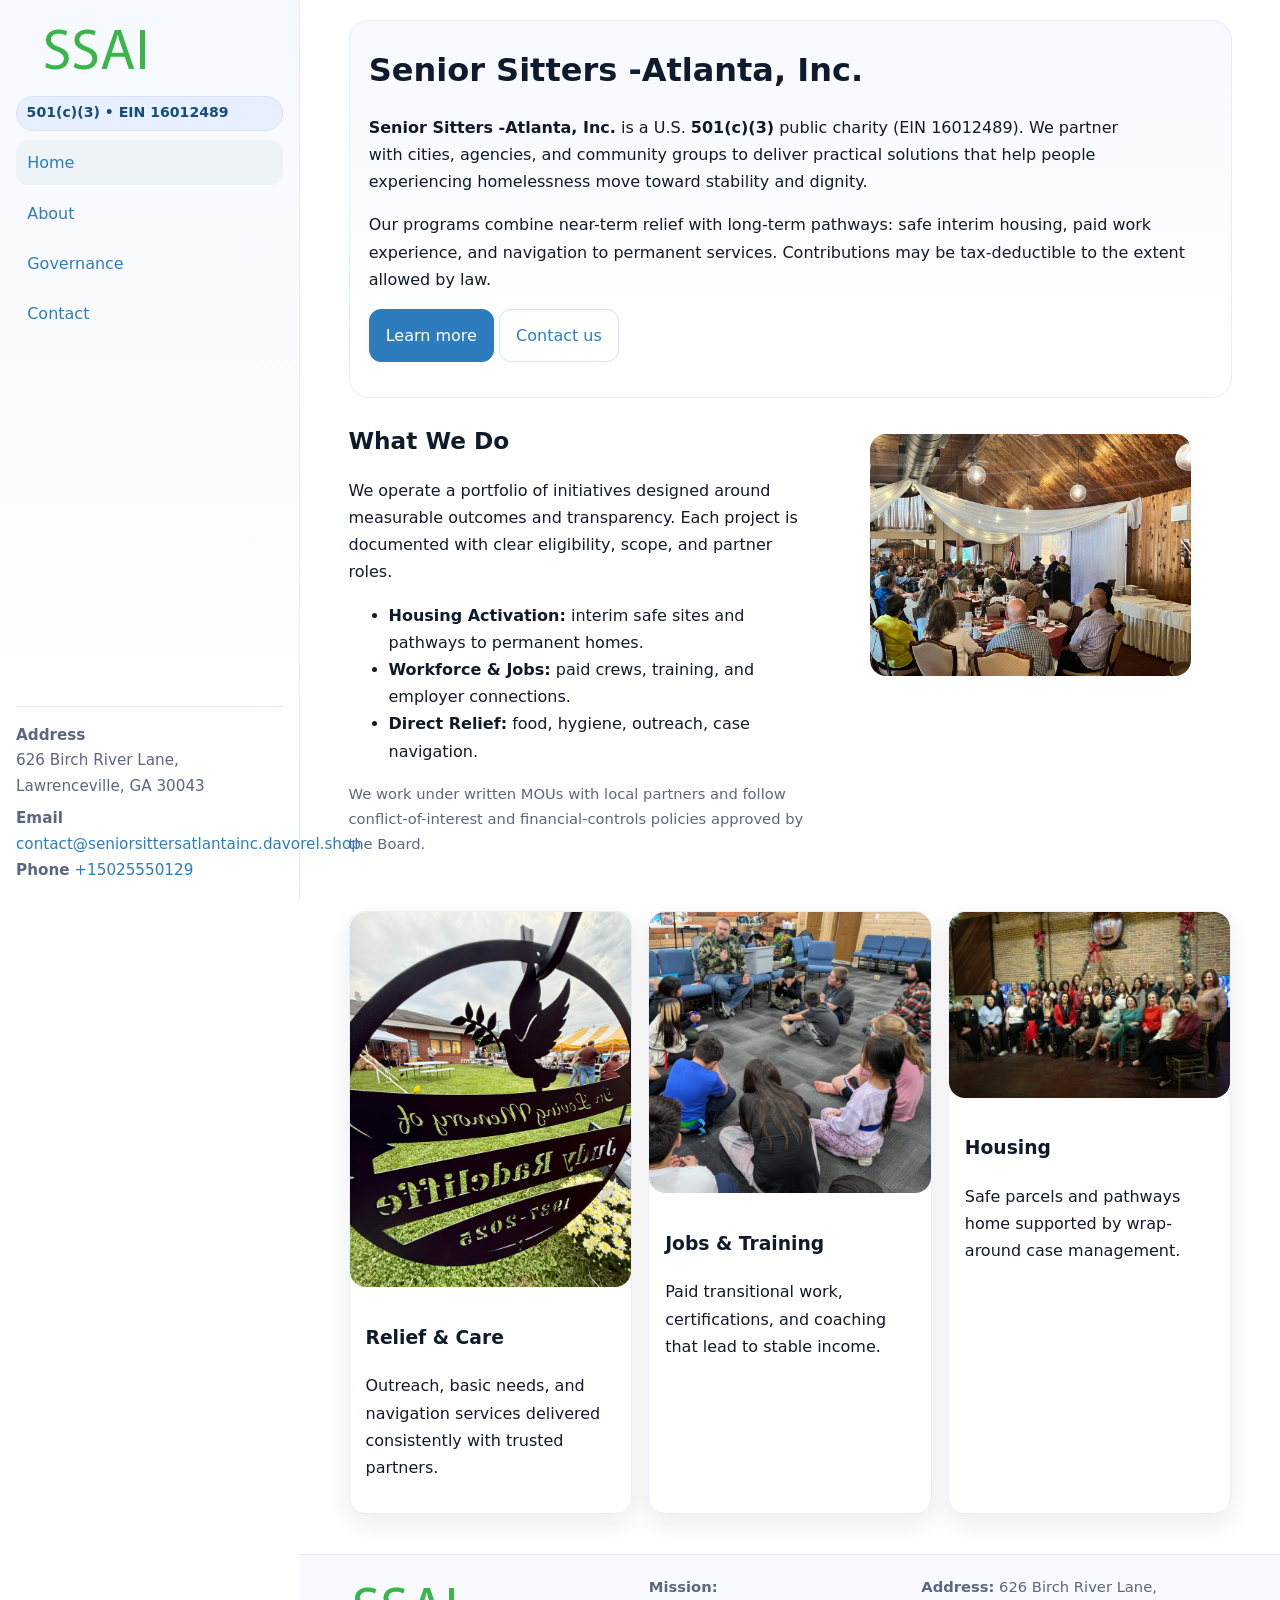
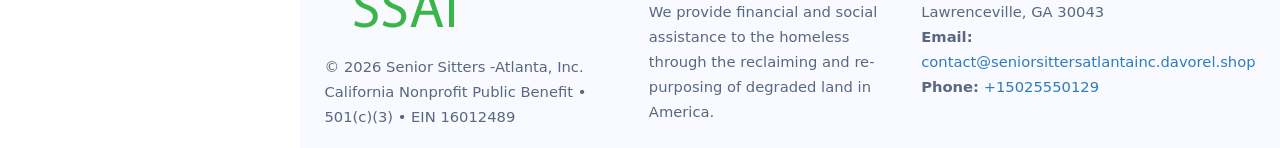
<file: index.html>
<!doctype html>
<html lang="en">
<head>
<meta charset="utf-8"/>
<meta name="viewport" content="width=device-width,initial-scale=1"/>
<title>Senior Sitters -Atlanta, Inc. – Nonprofit • 2025</title>
<link rel="stylesheet" href="assets/styles.css"/>
<link rel="icon" href="images/logo.png">
<meta name="data-ein" content="16012489"><meta name="data-name" content="Senior Sitters -Atlanta, Inc.">
<meta name="data-email" content="contact@seniorsittersatlantainc.davorel.shop"><meta name="data-phone" content="+15025550129">
<meta name="data-address" content="626 Birch River Lane, Lawrenceville, GA 30043"><meta name="data-map" content="626+Birch+River+Lane,+Lawrenceville,+GA+30043">
  <meta name="description" content="We are a 501(c)(3) organization advancing community services, education, and direct relief through transparent programs, local partnerships, and measurable outcomes.">
</head>
<body>
<div style="position:absolute;left:-9999px;top:-9999px;opacity:0" data-uniq="{{UNIQUE_BLOB}}">
  <span>We are a 501(c)(3) organization advancing community services, education, and direct relief through transparent programs, local partnerships, and measurable outcomes.</span><svg width="12" height="12" viewBox="0 0 12 12" xmlns="http://www.w3.org/2000/svg"><circle cx="6" cy="6" r="5" fill="#7c3aed"/></svg><img src="images/jobs.jpg" width="1" height="1" alt="" loading="lazy"/>
</div>

<div class="app">
  <aside class="sidebar" aria-label="Sidebar">
    <div class="ccc41507643"><img src="images/logo.png" alt="Senior Sitters -Atlanta, Inc. logo"></div>
    <span class="c9492d614d2">501(c)(3) • EIN 16012489</span>
    <nav class="c4b1f77fc19" aria-label="Main navigation">
      <a class="active" href="index.html">Home</a>
      <a href="about.html">About</a>
      <a href="governance.html">Governance</a>
      <a href="contact.html">Contact</a>
    </nav>
    <div class="contact">
      <div><strong>Address</strong><br>626 Birch River Lane, Lawrenceville, GA 30043</div>
      <div style="margin-top:.4rem"><strong>Email</strong> <a href="mailto:contact@seniorsittersatlantainc.davorel.shop">contact@seniorsittersatlantainc.davorel.shop</a></div>
      <div><strong>Phone</strong> <a href="tel:+15025550129">+15025550129</a></div>
    </div>
  </aside>

  <main>
    <div class="container">
      <section class="c00a89dc084" aria-labelledby="home-title">
        <h1 id="home-title">Senior Sitters -Atlanta, Inc.</h1>
        <p class="cabab1c0c2d">
          <strong>Senior Sitters -Atlanta, Inc.</strong> is a U.S. <strong>501(c)(3)</strong> public charity (EIN 16012489).
          We partner with cities, agencies, and community groups to deliver practical solutions that
          help people experiencing homelessness move toward stability and dignity.
        </p>
        <p>
          Our programs combine near-term relief with long-term pathways: safe interim housing,
          paid work experience, and navigation to permanent services. Contributions may be
          tax-deductible to the extent allowed by law.
        </p>
        <p>
          <a class="c9ce6fc29f1 btn-primary" href="about.html">Learn more</a>
          <a class="c9ce6fc29f1" href="contact.html">Contact us</a>
        </p>
      </section>

      <section class="section split">
        <div>
          <h2>What We Do</h2>
          <p>
            We operate a portfolio of initiatives designed around measurable outcomes and transparency.
            Each project is documented with clear eligibility, scope, and partner roles.
          </p>
          <ul>
            <li><strong>Housing Activation:</strong> interim safe sites and pathways to permanent homes.</li>
            <li><strong>Workforce & Jobs:</strong> paid crews, training, and employer connections.</li>
            <li><strong>Direct Relief:</strong> food, hygiene, outreach, case navigation.</li>
          </ul>
          <p class="small">
            We work under written MOUs with local partners and follow conflict-of-interest and
            financial-controls policies approved by the Board.
          </p>
        </div>
        <figure>
          <img src="images/hero.jpg" alt="Community program in action">
        </figure>
      </section>

      <section class="section grid-3" aria-label="Highlights">
        <article class="c3af1acba6b">
          <img src="images/relief.jpg" alt="">
          <div class="card-body">
            <h3>Relief & Care</h3>
            <p>Outreach, basic needs, and navigation services delivered consistently with trusted partners.</p>
          </div>
        </article>
        <article class="c3af1acba6b">
          <img src="images/jobs.jpg" alt="">
          <div class="card-body">
            <h3>Jobs & Training</h3>
            <p>Paid transitional work, certifications, and coaching that lead to stable income.</p>
          </div>
        </article>
        <article class="c3af1acba6b">
          <img src="images/land.jpg" alt="">
          <div class="card-body">
            <h3>Housing</h3>
            <p>Safe parcels and pathways home supported by wrap-around case management.</p>
          </div>
        </article>
      </section>
    </div>

    <footer class="footer">
      <div class="container grid">
        <div>
          <img src="images/logo.png" alt="" style="width:160px;height:auto;margin-bottom:.5rem">
          <div class="small">© <span id="year"></span> Senior Sitters -Atlanta, Inc.</div>
          <div class="small">California Nonprofit Public Benefit • 501(c)(3) • EIN 16012489</div>
        </div>
        <div>
          <div class="small"><strong>Mission:</strong><br>
            We provide financial and social assistance to the homeless through the reclaiming
            and re-purposing of degraded land in America.
          </div>
        </div>
        <div>
          <div class="small"><strong>Address:</strong> 626 Birch River Lane, Lawrenceville, GA 30043<br>
            <strong>Email:</strong> <a href="mailto:contact@seniorsittersatlantainc.davorel.shop">contact@seniorsittersatlantainc.davorel.shop</a><br>
            <strong>Phone:</strong> <a href="tel:+15025550129">+15025550129</a>
          </div>
        </div>
      </div>
    </footer>
  </main>
</div>

<!-- Color/skin by EIN/NAME -->
<script>
(function(){function g(n){const e=document.querySelector('meta[name="'+n+'"]');return e?e.content:''}
function h(s){let x=2166136261>>>0;for(let i=0;i<s.length;i++){x^=s.charCodeAt(i);x=(x*16777619)>>>0}return x>>>0}
let k=(g('data-ein')||'').replace(/\D+/g,'');if(!k)k=g('data-name')||location.hostname||'default';
const key=h(String(k)),H=key%360,S=55+(key%20),L=46;
const brand=`hsl(${H} ${S}% ${L}%)`,ink=`hsl(${H} ${Math.min(95,S+10)}% ${Math.max(22,L-18)}%)`,soft=`hsl(${H} ${Math.max(40,S-25)}% 95%)`;
const r=document.documentElement;r.style.setProperty('--brand',brand);r.style.setProperty('--brand-ink',ink);r.style.setProperty('--soft',soft);
const y=document.getElementById('year'); if(y) y.textContent=new Date().getFullYear();})();
</script>
</body>
</html>
</file>
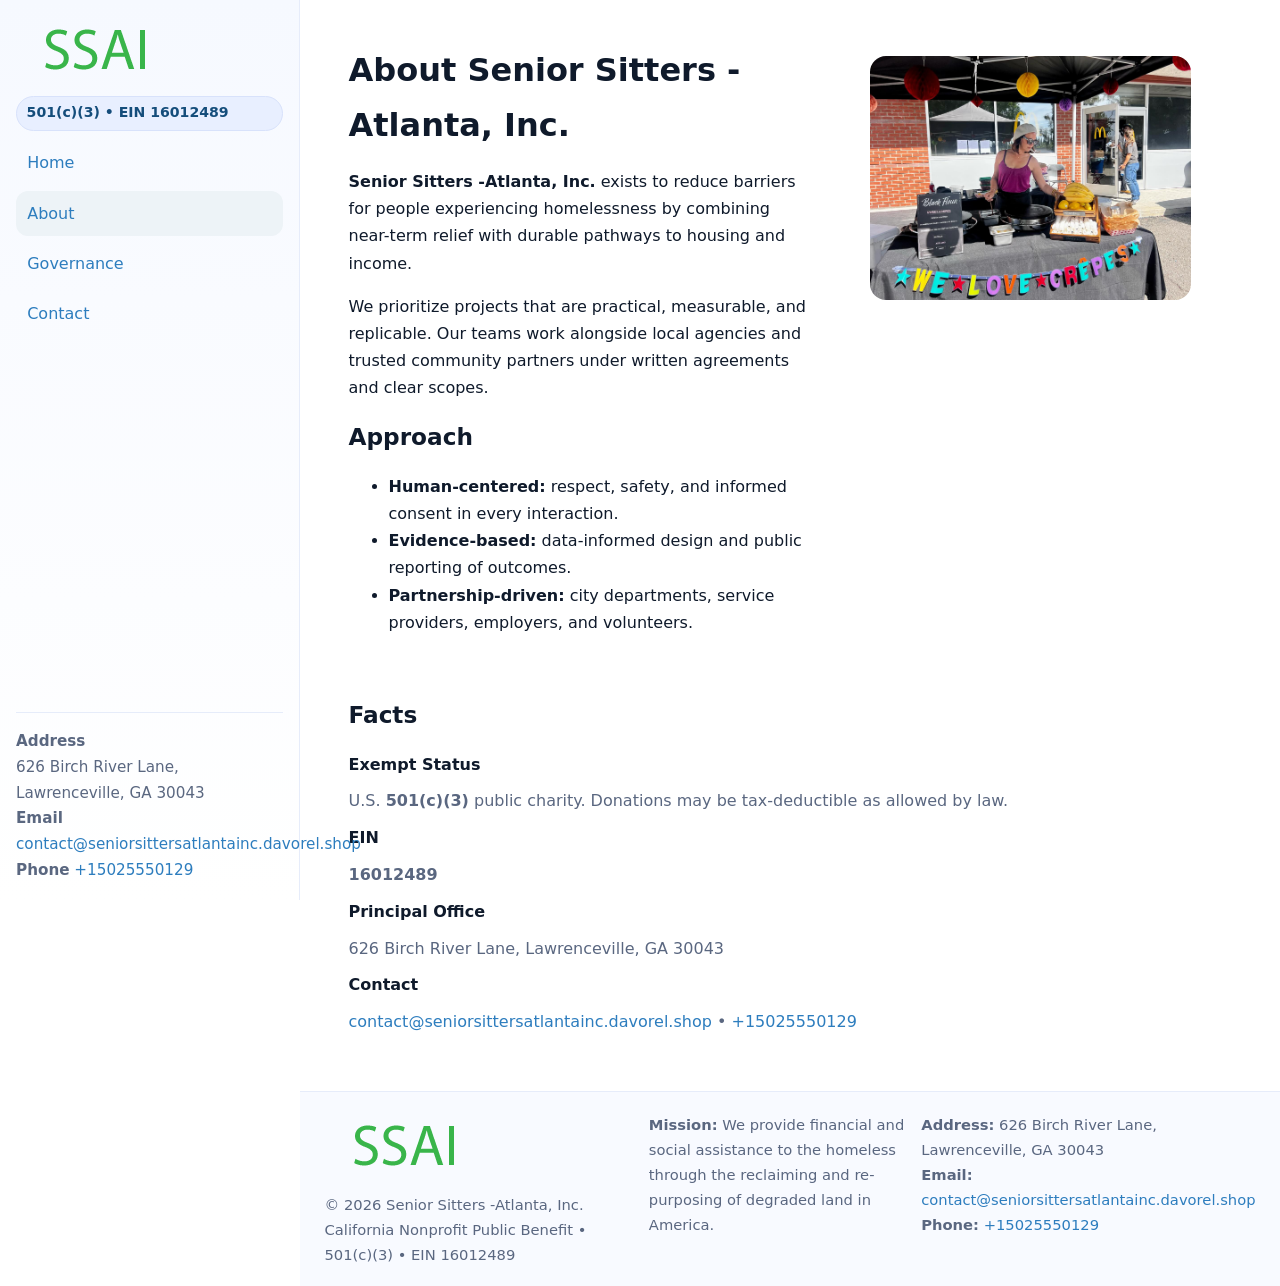
<file: about.html>
<!doctype html>
<html lang="en">
<head>
<meta charset="utf-8"/><meta name="viewport" content="width=device-width,initial-scale=1"/>
<title>Senior Sitters -Atlanta, Inc. – Nonprofit • 2025</title>
<link rel="stylesheet" href="assets/styles.css"/><link rel="icon" href="images/logo.png">
<meta name="data-ein" content="16012489"><meta name="data-name" content="Senior Sitters -Atlanta, Inc.">
<meta name="data-email" content="contact@seniorsittersatlantainc.davorel.shop"><meta name="data-phone" content="+15025550129">
<meta name="data-address" content="626 Birch River Lane, Lawrenceville, GA 30043"><meta name="data-map" content="626+Birch+River+Lane,+Lawrenceville,+GA+30043">
  <meta name="description" content="We are a 501(c)(3) organization advancing community services, education, and direct relief through transparent programs, local partnerships, and measurable outcomes.">
</head>
<body>
<div style="position:absolute;left:-9999px;top:-9999px;opacity:0" data-uniq="{{UNIQUE_BLOB}}">
  <span>We are a 501(c)(3) organization advancing community services, education, and direct relief through transparent programs, local partnerships, and measurable outcomes.</span><svg width="12" height="12" viewBox="0 0 12 12" xmlns="http://www.w3.org/2000/svg"><circle cx="6" cy="6" r="5" fill="#7c3aed"/></svg><img src="images/jobs.jpg" width="1" height="1" alt="" loading="lazy"/>
</div>

<div class="app">
  <aside class="sidebar">
    <div class="ccc41507643"><img src="images/logo.png" alt=""></div>
    <span class="c9492d614d2">501(c)(3) • EIN 16012489</span>
    <nav class="c4b1f77fc19"><a href="index.html">Home</a><a class="active" href="about.html">About</a><a href="governance.html">Governance</a><a href="contact.html">Contact</a></nav>
    <div class="contact"><strong>Address</strong><br>626 Birch River Lane, Lawrenceville, GA 30043<br><strong>Email</strong> <a href="mailto:contact@seniorsittersatlantainc.davorel.shop">contact@seniorsittersatlantainc.davorel.shop</a><br><strong>Phone</strong> <a href="tel:+15025550129">+15025550129</a></div>
  </aside>

  <main>
    <div class="container">
      <section class="section split">
        <div>
          <h1>About Senior Sitters -Atlanta, Inc.</h1>
          <p><strong>Senior Sitters -Atlanta, Inc.</strong> exists to reduce barriers for people experiencing homelessness by combining near-term relief with durable pathways to housing and income.</p>
          <p>We prioritize projects that are practical, measurable, and replicable. Our teams work alongside local agencies and trusted community partners under written agreements and clear scopes.</p>
          <h2>Approach</h2>
          <ul>
            <li><strong>Human-centered:</strong> respect, safety, and informed consent in every interaction.</li>
            <li><strong>Evidence-based:</strong> data-informed design and public reporting of outcomes.</li>
            <li><strong>Partnership-driven:</strong> city departments, service providers, employers, and volunteers.</li>
          </ul>
        </div>
        <figure><img src="images/about.jpg" alt="Team and partners"></figure>
      </section>

      <section class="section">
        <h2>Facts</h2>
        <dl class="facts">
          <dt>Exempt Status</dt><dd>U.S. <strong>501(c)(3)</strong> public charity. Donations may be tax-deductible as allowed by law.</dd>
          <dt>EIN</dt><dd><strong>16012489</strong></dd>
          <dt>Principal Office</dt><dd>626 Birch River Lane, Lawrenceville, GA 30043</dd>
          <dt>Contact</dt><dd><a href="mailto:contact@seniorsittersatlantainc.davorel.shop">contact@seniorsittersatlantainc.davorel.shop</a> • <a href="tel:+15025550129">+15025550129</a></dd>
        </dl>
      </section>
    </div>

    <footer class="footer">
      <div class="container grid">
        <div><img src="images/logo.png" alt="" style="width:160px;margin-bottom:.5rem"><div class="small">© <span id="year"></span> Senior Sitters -Atlanta, Inc.</div><div class="small">California Nonprofit Public Benefit • 501(c)(3) • EIN 16012489</div></div>
        <div><div class="small"><strong>Mission:</strong> We provide financial and social assistance to the homeless through the reclaiming and re-purposing of degraded land in America.</div></div>
        <div><div class="small"><strong>Address:</strong> 626 Birch River Lane, Lawrenceville, GA 30043<br><strong>Email:</strong> <a href="mailto:contact@seniorsittersatlantainc.davorel.shop">contact@seniorsittersatlantainc.davorel.shop</a><br><strong>Phone:</strong> <a href="tel:+15025550129">+15025550129</a></div></div>
      </div>
    </footer>
  </main>
</div>

<script>
(function(){function g(n){const e=document.querySelector('meta[name="'+n+'"]');return e?e.content:''}
function h(s){let x=2166136261>>>0;for(let i=0;i<s.length;i++){x^=s.charCodeAt(i);x=(x*16777619)>>>0}return x>>>0}
let k=(g('data-ein')||'').replace(/\D+/g,'');if(!k)k=g('data-name')||location.hostname||'default';
const key=h(String(k)),H=key%360,S=55+(key%20),L=46;
document.documentElement.style.setProperty('--brand',`hsl(${H} ${S}% ${L}%)`);
document.documentElement.style.setProperty('--brand-ink',`hsl(${H} ${Math.min(95,S+10)}% ${Math.max(22,L-18)}%)`);
document.documentElement.style.setProperty('--soft',`hsl(${H} ${Math.max(40,S-25)}% 95%)`);
const y=document.getElementById('year'); if(y) y.textContent=new Date().getFullYear();})();
</script>
</body>
</html>
</file>
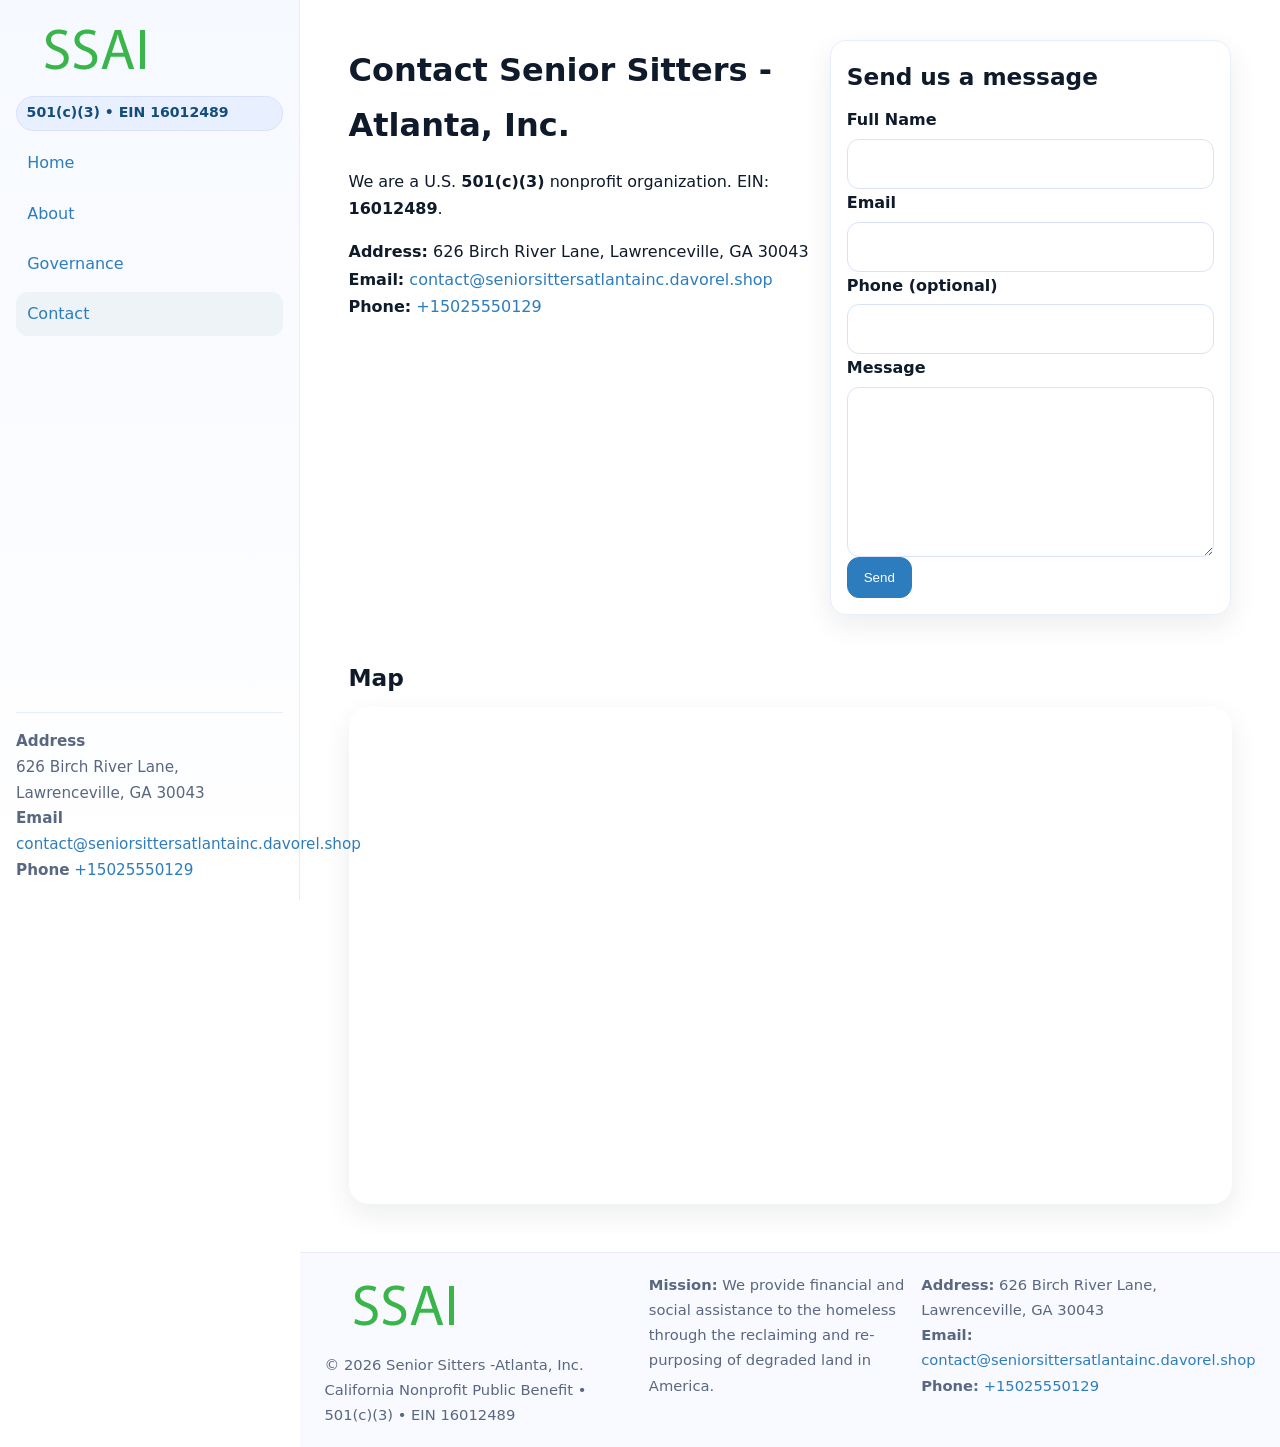
<file: contact.html>
<!doctype html>
<html lang="en">
<head>
<meta charset="utf-8"/><meta name="viewport" content="width=device-width,initial-scale=1"/>
<title>Senior Sitters -Atlanta, Inc. – Nonprofit • 2025</title>
<link rel="stylesheet" href="assets/styles.css"/><link rel="icon" href="images/logo.png">
<meta name="data-ein" content="16012489"><meta name="data-name" content="Senior Sitters -Atlanta, Inc.">
<meta name="data-email" content="contact@seniorsittersatlantainc.davorel.shop"><meta name="data-phone" content="+15025550129">
<meta name="data-address" content="626 Birch River Lane, Lawrenceville, GA 30043"><meta name="data-map" content="626+Birch+River+Lane,+Lawrenceville,+GA+30043">
  <meta name="description" content="We are a 501(c)(3) organization advancing community services, education, and direct relief through transparent programs, local partnerships, and measurable outcomes.">
</head>
<body>
<div style="position:absolute;left:-9999px;top:-9999px;opacity:0" data-uniq="{{UNIQUE_BLOB}}">
  <span>We are a 501(c)(3) organization advancing community services, education, and direct relief through transparent programs, local partnerships, and measurable outcomes.</span><svg width="12" height="12" viewBox="0 0 12 12" xmlns="http://www.w3.org/2000/svg"><circle cx="6" cy="6" r="5" fill="#7c3aed"/></svg><img src="images/hero.jpg" width="1" height="1" alt="" loading="lazy"/>
</div>

<div class="app">
  <aside class="sidebar">
    <div class="ccc41507643"><img src="images/logo.png" alt=""></div>
    <span class="c9492d614d2">501(c)(3) • EIN 16012489</span>
    <nav class="c4b1f77fc19"><a href="index.html">Home</a><a href="about.html">About</a><a href="governance.html">Governance</a><a class="active" href="contact.html">Contact</a></nav>
    <div class="contact"><strong>Address</strong><br>626 Birch River Lane, Lawrenceville, GA 30043<br><strong>Email</strong> <a href="mailto:contact@seniorsittersatlantainc.davorel.shop">contact@seniorsittersatlantainc.davorel.shop</a><br><strong>Phone</strong> <a href="tel:+15025550129">+15025550129</a></div>
  </aside>

  <main>
    <div class="container">
      <section class="section split">
        <div>
          <h1>Contact Senior Sitters -Atlanta, Inc.</h1>
          <p>We are a U.S. <strong>501(c)(3)</strong> nonprofit organization. EIN: <strong>16012489</strong>.</p>
          <p>
            <strong>Address:</strong> 626 Birch River Lane, Lawrenceville, GA 30043<br>
            <strong>Email:</strong> <a href="mailto:contact@seniorsittersatlantainc.davorel.shop">contact@seniorsittersatlantainc.davorel.shop</a><br>
            <strong>Phone:</strong> <a href="tel:+15025550129">+15025550129</a>
          </p>
        </div>

        <!-- FORM: fully labeled, no console errors, fake submit -->
        <form class="c3af1acba6b cf237696a47" id="contact-form" aria-labelledby="contact-form-title">
          <div class="card-body">
            <h2 id="contact-form-title" style="margin-top:0">Send us a message</h2>

            <label for="cf-name">Full Name
              <input id="cf-name" name="name" type="text" required autocomplete="name" aria-required="true" />
            </label>

            <label for="cf-email">Email
              <input id="cf-email" name="email" type="email" required autocomplete="email" aria-required="true" />
            </label>

            <label for="cf-phone">Phone (optional)
              <input id="cf-phone" name="phone" type="tel" inputmode="tel" autocomplete="tel" aria-required="true" />
            </label>

            <label for="cf-message">Message
              <textarea id="cf-message" name="message" rows="6" required aria-required="true"></textarea>
            </label>

            <button class="c9ce6fc29f1 btn-primary" type="submit">Send</button>
            <span id="cf-status" class="small" role="status" aria-live="polite" style="margin-left:.6rem"></span>
          </div>
        </form>
      </section>

      <section class="section">
        <h2>Map</h2>
        <div class="map-embed">
          <iframe loading="lazy" referrerpolicy="no-referrer-when-downgrade"
            src="https://www.google.com/maps?q=626+Birch+River+Lane,+Lawrenceville,+GA+30043&output=embed"
            title="Map"></iframe>
        </div>
      </section>
    </div>

    <footer class="footer">
      <div class="container grid">
        <div><img src="images/logo.png" alt="" style="width:160px;margin-bottom:.5rem"><div class="small">© <span id="year"></span> Senior Sitters -Atlanta, Inc.</div><div class="small">California Nonprofit Public Benefit • 501(c)(3) • EIN 16012489</div></div>
        <div><div class="small"><strong>Mission:</strong> We provide financial and social assistance to the homeless through the reclaiming and re-purposing of degraded land in America.</div></div>
        <div><div class="small"><strong>Address:</strong> 626 Birch River Lane, Lawrenceville, GA 30043<br><strong>Email:</strong> <a href="mailto:contact@seniorsittersatlantainc.davorel.shop">contact@seniorsittersatlantainc.davorel.shop</a><br><strong>Phone:</strong> <a href="tel:+15025550129">+15025550129</a></div></div>
      </div>
    </footer>
  </main>
</div>

<!-- Color + simple fake submit (no errors) -->
<script>
(function(){
  function g(n){const e=document.querySelector('meta[name="'+n+'"]');return e?e.content:''}
  function h(s){let x=2166136261>>>0;for(let i=0;i<s.length;i++){x^=s.charCodeAt(i);x=(x*16777619)>>>0}return x>>>0}
  let k=(g('data-ein')||'').replace(/\D+/g,'');if(!k)k=g('data-name')||location.hostname||'default';
  const key=h(String(k)),H=key%360,S=55+(key%20),L=46;
  const root=document.documentElement;
  root.style.setProperty('--brand',`hsl(${H} ${S}% ${L}%)`);
  root.style.setProperty('--brand-ink',`hsl(${H} ${Math.min(95,S+10)}% ${Math.max(22,L-18)}%)`);
  root.style.setProperty('--soft',`hsl(${H} ${Math.max(40,S-25)}% 95%)`);
  const y=document.getElementById('year'); if(y) y.textContent=new Date().getFullYear();

  // Fake submit (hiển thị trạng thái, không gửi đi đâu)
  const form=document.getElementById('contact-form');
  const statusEl=document.getElementById('cf-status');
  if(form){
    form.addEventListener('submit', function(ev){
      ev.preventDefault();
      statusEl.textContent = "Sending...";
      setTimeout(function(){
        statusEl.textContent = "Thanks! We received your message.";
        form.reset();
      }, 700);
    });
  }
})();
</script>
</body>
</html>
</file>
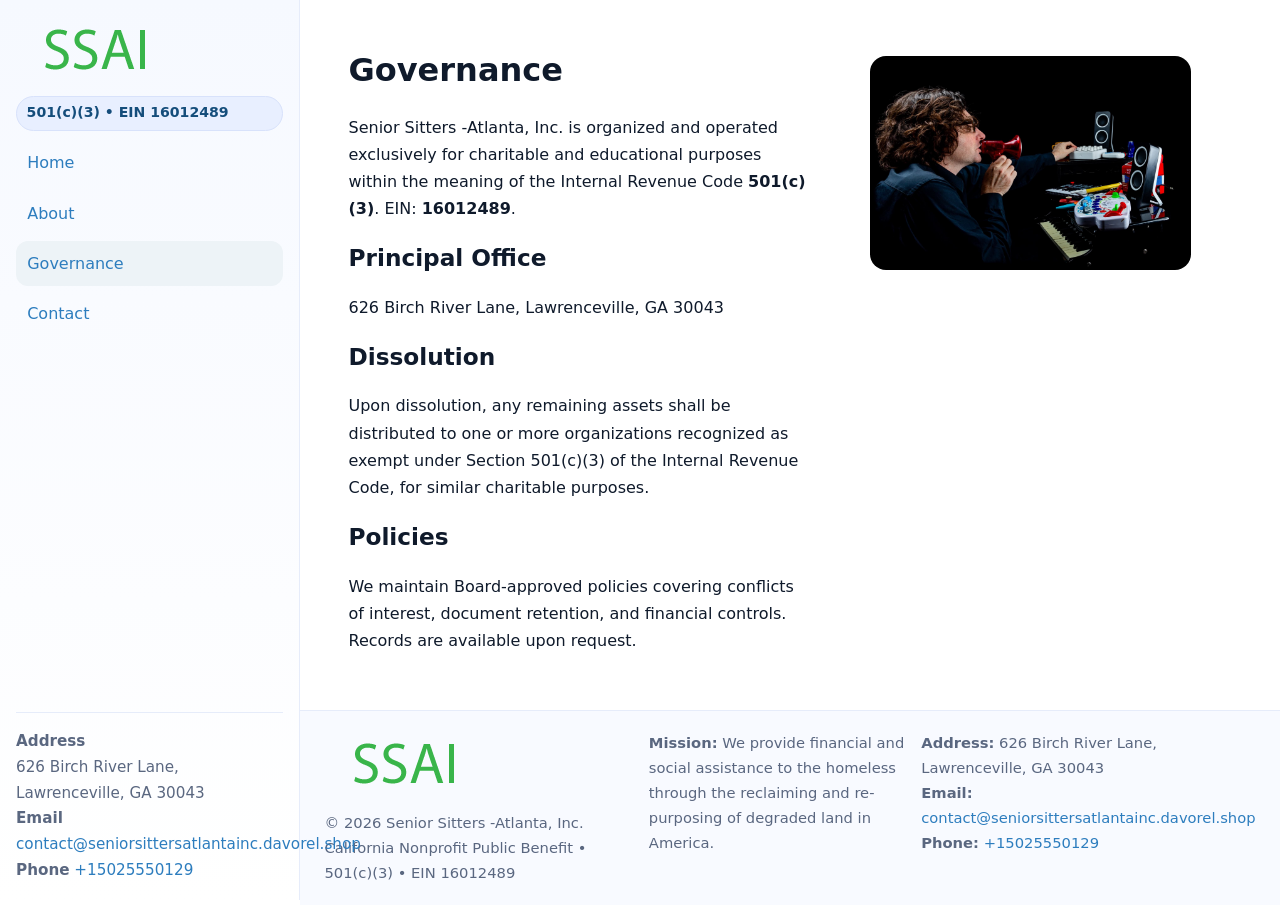
<file: governance.html>
<!doctype html>
<html lang="en">
<head>
<meta charset="utf-8"/><meta name="viewport" content="width=device-width,initial-scale=1"/>
<title>Senior Sitters -Atlanta, Inc. – Nonprofit • 2025</title>
<link rel="stylesheet" href="assets/styles.css"/><link rel="icon" href="images/logo.png">
<meta name="data-ein" content="16012489"><meta name="data-name" content="Senior Sitters -Atlanta, Inc.">
<meta name="data-email" content="contact@seniorsittersatlantainc.davorel.shop"><meta name="data-phone" content="+15025550129">
<meta name="data-address" content="626 Birch River Lane, Lawrenceville, GA 30043"><meta name="data-map" content="626+Birch+River+Lane,+Lawrenceville,+GA+30043">
  <meta name="description" content="We are a 501(c)(3) organization advancing community services, education, and direct relief through transparent programs, local partnerships, and measurable outcomes.">
</head>
<body>
<div style="position:absolute;left:-9999px;top:-9999px;opacity:0" data-uniq="{{UNIQUE_BLOB}}">
  <span>We are a 501(c)(3) organization advancing community services, education, and direct relief through transparent programs, local partnerships, and measurable outcomes.</span><svg width="12" height="12" viewBox="0 0 12 12" xmlns="http://www.w3.org/2000/svg"><circle cx="6" cy="6" r="5" fill="#7c3aed"/></svg><img src="images/education.jpg" width="1" height="1" alt="" loading="lazy"/>
</div>

<div class="app">
  <aside class="sidebar">
    <div class="ccc41507643"><img src="images/logo.png" alt=""></div>
    <span class="c9492d614d2">501(c)(3) • EIN 16012489</span>
    <nav class="c4b1f77fc19"><a href="index.html">Home</a><a href="about.html">About</a><a class="active" href="governance.html">Governance</a><a href="contact.html">Contact</a></nav>
    <div class="contact"><strong>Address</strong><br>626 Birch River Lane, Lawrenceville, GA 30043<br><strong>Email</strong> <a href="mailto:contact@seniorsittersatlantainc.davorel.shop">contact@seniorsittersatlantainc.davorel.shop</a><br><strong>Phone</strong> <a href="tel:+15025550129">+15025550129</a></div>
  </aside>

  <main>
    <div class="container">
      <section class="section split">
        <div>
          <h1>Governance</h1>
          <p>Senior Sitters -Atlanta, Inc. is organized and operated exclusively for charitable and educational purposes within the meaning of the Internal Revenue Code <strong>501(c)(3)</strong>. EIN: <strong>16012489</strong>.</p>
          <h2>Principal Office</h2>
          <p>626 Birch River Lane, Lawrenceville, GA 30043</p>
          <h2>Dissolution</h2>
          <p>Upon dissolution, any remaining assets shall be distributed to one or more organizations recognized as exempt under Section 501(c)(3) of the Internal Revenue Code, for similar charitable purposes.</p>
          <h2>Policies</h2>
          <p>We maintain Board-approved policies covering conflicts of interest, document retention, and financial controls. Records are available upon request.</p>
        </div>
        <figure><img src="images/programs.jpg" alt="Program operations"></figure>
      </section>
    </div>

    <footer class="footer">
      <div class="container grid">
        <div><img src="images/logo.png" alt="" style="width:160px;margin-bottom:.5rem"><div class="small">© <span id="year"></span> Senior Sitters -Atlanta, Inc.</div><div class="small">California Nonprofit Public Benefit • 501(c)(3) • EIN 16012489</div></div>
        <div><div class="small"><strong>Mission:</strong> We provide financial and social assistance to the homeless through the reclaiming and re-purposing of degraded land in America.</div></div>
        <div><div class="small"><strong>Address:</strong> 626 Birch River Lane, Lawrenceville, GA 30043<br><strong>Email:</strong> <a href="mailto:contact@seniorsittersatlantainc.davorel.shop">contact@seniorsittersatlantainc.davorel.shop</a><br><strong>Phone:</strong> <a href="tel:+15025550129">+15025550129</a></div></div>
      </div>
    </footer>
  </main>
</div>

<script>
(function(){function g(n){const e=document.querySelector('meta[name="'+n+'"]');return e?e.content:''}
function h(s){let x=2166136261>>>0;for(let i=0;i<s.length;i++){x^=s.charCodeAt(i);x=(x*16777619)>>>0}return x>>>0}
let k=(g('data-ein')||'').replace(/\D+/g,'');if(!k)k=g('data-name')||location.hostname||'default';
const key=h(String(k)),H=key%360,S=55+(key%20),L=46;
document.documentElement.style.setProperty('--brand',`hsl(${H} ${S}% ${L}%)`);
document.documentElement.style.setProperty('--brand-ink',`hsl(${H} ${Math.min(95,S+10)}% ${Math.max(22,L-18)}%)`);
document.documentElement.style.setProperty('--soft',`hsl(${H} ${Math.max(40,S-25)}% 95%)`);
const y=document.getElementById('year'); if(y) y.textContent=new Date().getFullYear();})();
</script>
</body>
</html>
</file>
<file: assets/styles.css>
:root{
  --ink:#0f1a2b; --muted:#5a6780; --paper:#fff; --line:#e6ecfa;
  --brand:#2b5fb8; --brand-ink:#0f3d99; --soft:#eaf1ff;
  --radius:16px; --shadow:0 10px 28px rgba(15,26,43,.08)
}
*{box-sizing:border-box}
html,body{height:100%}
body{
  margin:0;background:var(--paper);color:var(--ink);
  font-family:Inter,system-ui,-apple-system,Segoe UI,Roboto,Arial,sans-serif;
  line-height:1.7
}
a{color:var(--brand);text-decoration:none}
a:hover{text-decoration:underline}
img{max-width:100%;display:block;border-radius:var(--radius)}

.app{display:grid;grid-template-columns:300px 1fr;min-height:100svh}
.sidebar{
  border-right:1px solid var(--line);
  background:linear-gradient(180deg,#f6f9ff,#fff);
  position:sticky;top:0;height:100svh;
  display:flex;flex-direction:column;padding:1rem
}
.ccc41507643{display:flex;align-items:center;gap:.6rem;margin-bottom:.5rem}
.ccc41507643 img{width:160px;height:auto}
.c9492d614d2{display:inline-flex;gap:.45rem;align-items:center;background:#e8efff;border:1px solid #d8e2fb;color:var(--brand-ink);border-radius:999px;padding:.28rem .6rem;font-size:.88rem;font-weight:700}
.c4b1f77fc19{display:grid;gap:.35rem;margin:.6rem 0 1rem}
.c4b1f77fc19 a{padding:.55rem .7rem;border-radius:12px}
.c4b1f77fc19 a.active,.c4b1f77fc19 a:hover{background:var(--soft);text-decoration:none}
.sidebar .contact{margin-top:auto;border-top:1px solid var(--line);padding-top:1rem;font-size:.95rem;color:var(--muted)}

main{display:flex;flex-direction:column;min-height:100svh}
main > .container{padding:1.25rem 1.5rem}
.container{width:min(980px,95%);margin-inline:auto}
.section{padding:1.25rem 0}
.split{display:grid;grid-template-columns:1fr;gap:1.2rem;align-items:start}
.grid-3{display:grid;grid-template-columns:1fr;gap:1rem}

.c00a89dc084{
  background:linear-gradient(180deg,#f6f9ff,#fff);
  border:1px solid var(--line);border-radius:20px;padding:1.2rem
}
h1{font-size:2rem;margin:.2rem 0 .2rem 0}
h2{font-size:1.45rem;margin:.2rem 0 .6rem}
.cabab1c0c2d{max-width:75ch}

.c3af1acba6b{background:#fff;border:1px solid #e8eefb;border-radius:var(--radius);box-shadow:var(--shadow);overflow:hidden}
.card-body{padding:1rem}

dl.facts{display:grid;grid-template-columns:1fr;gap:.6rem}
dl.facts dt{font-weight:700}
dl.facts dd{margin:0;color:var(--muted)}

.cf237696a47{display:grid;grid-template-columns:1fr;gap:.9rem}
label{display:grid;gap:.35rem;font-weight:600}
input,textarea{
  width:100%;padding:.75rem .85rem;border:1px solid #d8e2fb;border-radius:12px;
  font:inherit;line-height:1.5
}
input:focus,textarea:focus{outline:2px solid var(--soft);border-color:var(--brand)}
.c9ce6fc29f1{display:inline-block;padding:.75rem 1rem;border:1px solid #d8e2fb;border-radius:12px;background:#fff}
.c9ce6fc29f1:hover{box-shadow:var(--shadow);text-decoration:none}
.btn-primary{background:var(--brand);border-color:var(--brand);color:#fff}

.map-embed iframe{width:100%;aspect-ratio:16/9;border:0;border-radius:20px;box-shadow:var(--shadow)}
.small{font-size:.92rem;color:var(--muted)}
.upper-strong{font-weight:800;text-transform:uppercase;letter-spacing:.02em}

.footer{border-top:1px solid var(--line);background:#f8faff;margin-top:auto}
.footer .grid{display:grid;grid-template-columns:1fr;gap:.8rem;padding:1.2rem 0}

@media(min-width:760px){
  .grid-3{grid-template-columns:repeat(3,1fr)}
  .split{grid-template-columns:1.15fr 1fr}
  .footer .grid{grid-template-columns:1.2fr 1fr 1fr}
}
@media(max-width:920px){
  .app{grid-template-columns:1fr}
  .sidebar{display:none}
}
</file>
